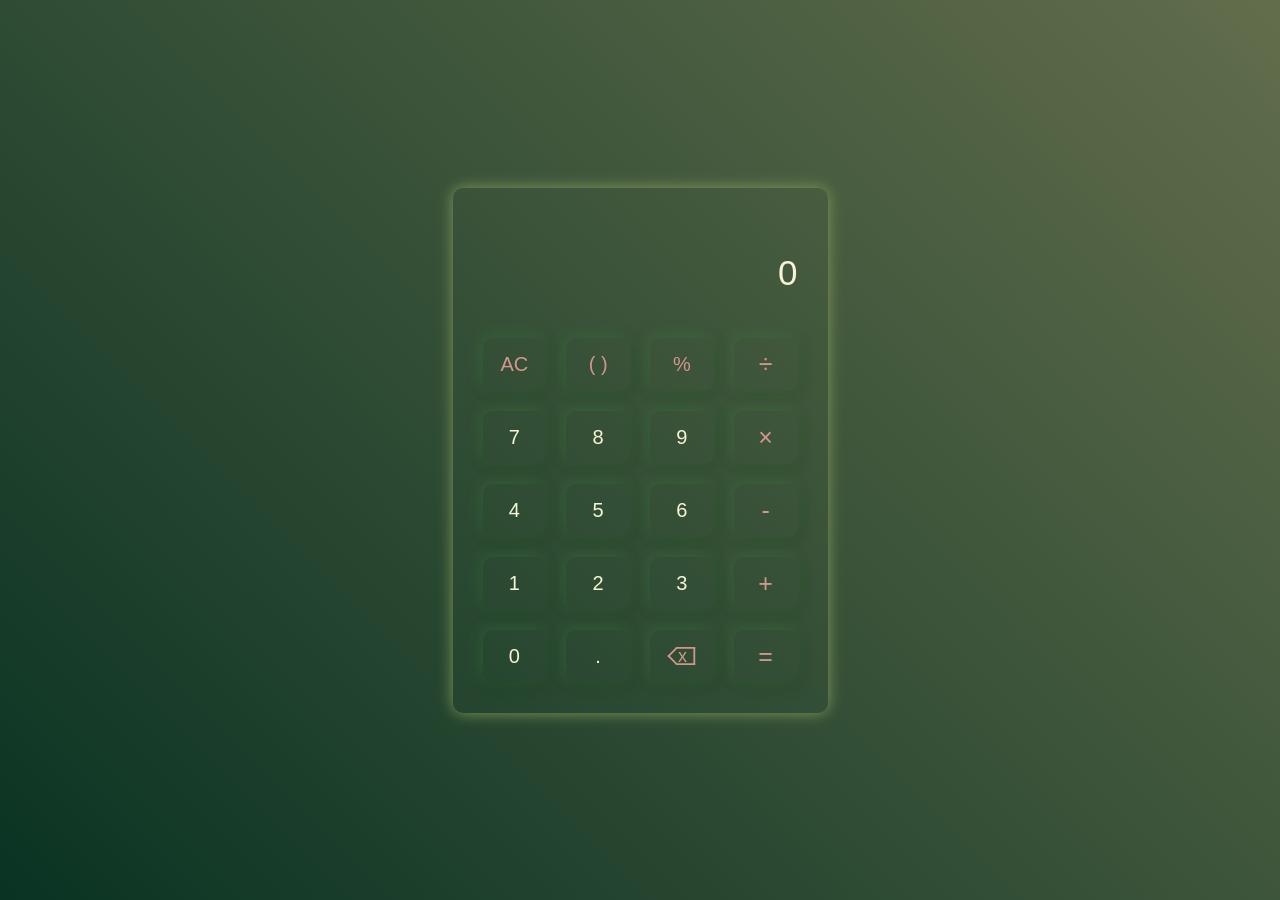
<file: index.html>
<!DOCTYPE html>
<html lang="pt-br">

<head>
    <meta charset="UTF-8">
    <meta name="viewport" content="width=device-width, initial-scale=1.0">
    <title>Calculadora</title>
    <link rel="stylesheet" href="style.css">

    <link rel="preconnect" href="https://fonts.googleapis.com">
<link rel="preconnect" href="https://fonts.gstatic.com" crossorigin>
<link href="https://fonts.googleapis.com/css2?family=Bricolage+Grotesque:opsz,wght@12..96,200..800&family=Caacupe+One&family=Inter:ital,opsz,wght@0,14..32,100..900;1,14..32,100..900&family=Quicksand:wght@300..700&family=Roboto:ital,wght@0,100..900;1,100..900&family=Spicy+Rice&family=Unkempt:wght@400;700&display=swap" rel="stylesheet">
</head>

<body>
    <div class="calculadora">
            <div class="display">
                <input type="text" class="display-input" placeholder="0">
                <input type="text" class="display-result">
            </div>
            <div class="buttons">
                <button class="operator">AC</button>
                <button class="operator">( )</button>
                <button class="operator">%</button>
                <button class="operator"><span>÷</span></button>
                <button>7</button>
                <button>8</button>
                <button>9</button>
                <button class="operator"><span>×</span></button>
                <button>4</button>
                <button>5</button>
                <button>6</button>
                <button class="operator"><span>-</span></button>
                <button>1</button>
                <button>2</button>
                <button>3</button>
                <button class="operator"><span>+</span></button>
                <button>0</button>
                <button>.</button>
                <button class="operator backspace"><span></span></button>
                <button class="operator"><span>=</span></button>

            </div>
    </div>


    <script src="script.js"></script>
</body>
</html>
</file>
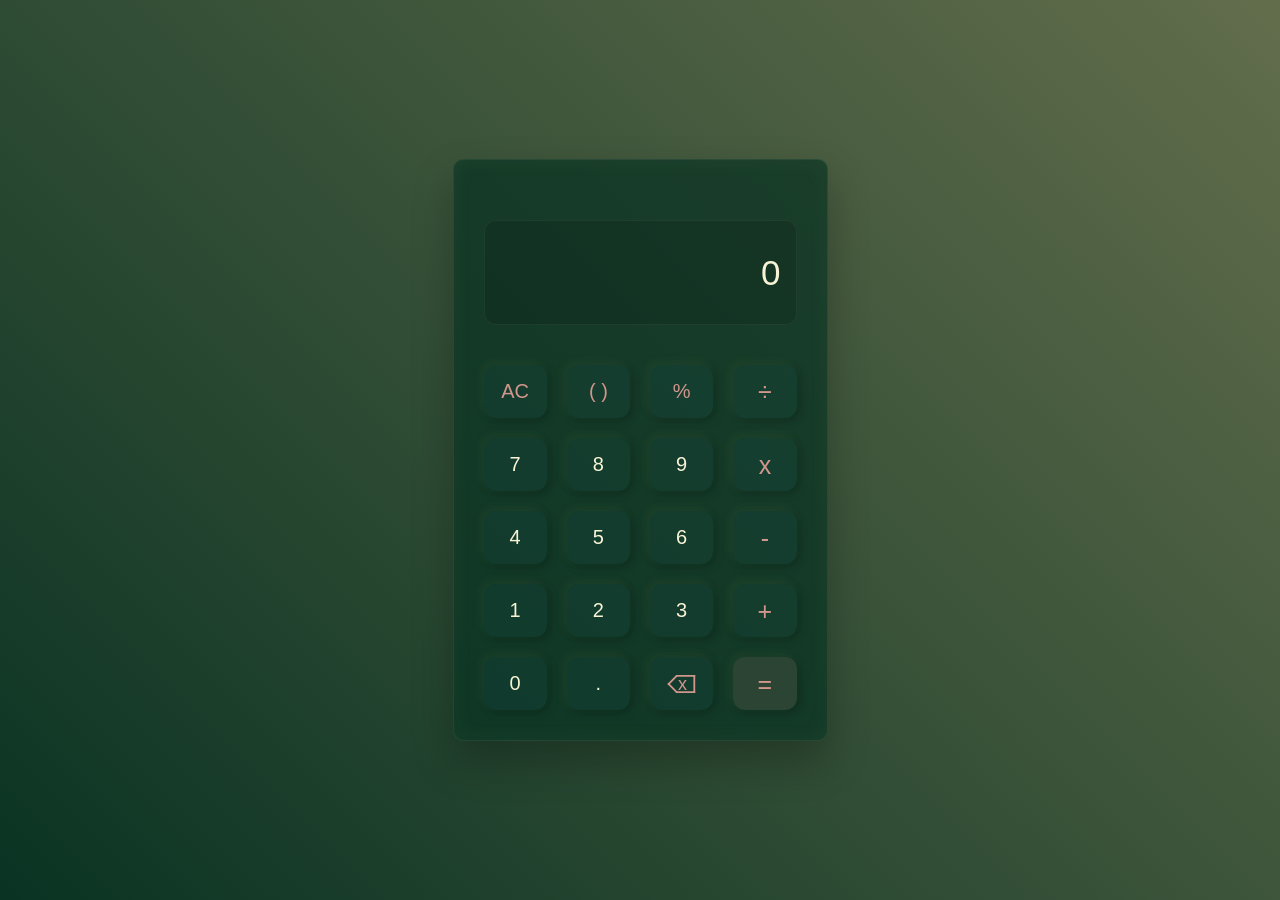
<file: calculadora/index.html>
<!DOCTYPE html>
<html lang="pt-br">

<head>
    <meta charset="UTF-8">
    <meta name="viewport" content="width=device-width, initial-scale=1.0">
    <title>Calculadora</title>
    <link rel="stylesheet" href="style.css">

    <link rel="preconnect" href="https://fonts.googleapis.com">
<link rel="preconnect" href="https://fonts.gstatic.com" crossorigin>
<link href="https://fonts.googleapis.com/css2?family=Bricolage+Grotesque:opsz,wght@12..96,200..800&family=Caacupe+One&family=Inter:ital,opsz,wght@0,14..32,100..900;1,14..32,100..900&family=Quicksand:wght@300..700&family=Roboto:ital,wght@0,100..900;1,100..900&family=Spicy+Rice&family=Unkempt:wght@400;700&display=swap" rel="stylesheet">
</head>

<body>
    <div class="calculadora">
            <div class="display">
                <input type="text" class="display-input" placeholder="0">
                <input type="text" class="display-result">
            </div>
            <div class="buttons">
                <button class="operator">AC</button>
                <button class="operator">( )</button>
                <button class="operator">%</button>
                <button class="operator"><span>÷</span></button>
                <button>7</button>
                <button>8</button>
                <button>9</button>
                <button class="operator"><span>x</span></button>
                <button>4</button>
                <button>5</button>
                <button>6</button>
                <button class="operator"><span>-</span></button>
                <button>1</button>
                <button>2</button>
                <button>3</button>
                <button class="operator"><span>+</span></button>
                <button>0</button>
                <button>.</button>
                <button class="operator backspace"><span></span></button>
                <button class="operator"><span>=</span></button>

            </div>
    </div>


    <script src="script.js"></script>
</body>
</html>
</file>
<file: style.css>
/* paleta de cores 
dark green: #0A3323
moss green: #839958
beige: #F7F4D5
rosy brwn: #D3968C
midnight green: #105666*/


* {
    margin: 0;
    padding: 0;
    box-sizing: border-box;
    font-family: "Caacupe One", sans-serif;
}

body {
    display: flex;
    justify-content: center;
    align-items: center;
    min-height: 100vh;
    background: linear-gradient(45deg, #0A3323, #3d4b21ce);
}

.calculadora {
    width: 375px;
    padding: 30px;
    border-radius: 10px;
    box-shadow: 0 0 15px #839958;
}

.display {
    position: relative;
    margin: 30px 0 40px;
}

.display input {
    width: 100%;
    height: 50px;
    background: transparent; 
    border: none;
    font-size: 35px;
    color: #F7F4D5;
    text-align: right;
    pointer-events: none;
}

.display .display-input::placeholder {
    color: #F7F4D5;
}

.display.active .display-input {
    font-size: 20px;
    color: #F7F4D5;
    transform: translateY(-65%);
    transition: .5s;
}

.display .display-result {
    position: absolute;
    left: 0;
    font-size: 30px;
    color: #D3968C;
    transform: translateY(65%);

}

.display.active .display-result {
    font-size: 45px;
    transform: translateY(0);
    transition: .5s;
}

.buttons {
    display: grid;
    grid-template-columns: repeat(4, 1fr);
    gap: 20px;
}

.buttons button {
    padding: 15px;
    background: transparent;
    border-radius: 10px;
    border: none;
    font-size: 20px;
    color: #F7F4D5;
    cursor: pointer;
    box-shadow: -3px -3px 15px rgba(87, 183, 87, 0.179), 3px 3px 15px rgba(10, 50, 2, 0.179);
} 

.buttons .operator {
    position: relative;
    color: #D3968C;
}

.buttons .operator span {
    position: absolute;
    left: 50%;
    top: 50%;
    transform: translate(-50%, -50%);
    font-size: 25px;
}

.buttons .operator.backspace span {
    display: flex;
    align-items: center;
    width: 22px;
    height: 20px;
    border: 2px solid #D3968C;
    border-left-color: transparent;
    transform: translate(-35%, -50%) scale(.9);
}

.buttons .operator.backspace span::before {
    content: '';
    position: absolute;
    left: -8px;
    width: 12px;
    height: 12px;
    border-left: 2px solid #D3968C;
    border-bottom: 2px solid #D3968C;
    transform: rotate(45deg);

}

.buttons .operator.backspace span::after {
content: 'x';
padding-left: 1px;
font-size: 20px;
line-height: 1;
}
</file>
<file: calculadora/style.css>
/* paleta de cores 
dark green: #0A3323
moss green: #839958
beige: #F7F4D5
rosy brwn: #D3968C
midnight green: #105666*/


* {
    margin: 0;
    padding: 0;
    box-sizing: border-box;
    font-family: "Caacupe One", sans-serif;
}

body {
    display: flex;
    justify-content: center;
    align-items: center;
    min-height: 100vh;
    background: linear-gradient(45deg, #0A3323, #3d4b21ce);
}

.calculadora {
    width: 375px;
    padding: 30px;
    border-radius: 10px;
    background: rgba(10, 51, 35, 0.75);
    box-shadow:
        0 20px 40px rgba(0, 0, 0, 0.25),
        inset 0 0 20px rgba(131, 153, 88, 0.08);
    border: 1px solid rgba(247, 244, 213, 0.08);

}

.display {
    position: relative;
    margin: 30px 0 40px;
    height: 105px;
    padding: 15px;

    background: rgba(0, 0, 0, 0.12);
    border-radius: 12px;
    border: 1px solid rgba(247, 244, 213, 0.05);

    overflow: hidden;
}

.display input {
    position: absolute;
    right: 15px;
    width: calc(100% - 30px);
    background: transparent;
    border: none;

    color: #F7F4D5;
    text-align: right;
    pointer-events: none;
}

.display .display-input {
    top: 50%;
    height: 50px;

    font-size: 35px;
    transform: translateY(-50%);
}

.display .display-input::placeholder {
    color: #F7F4D5;
}

.display .display-result {
    right: 15px;
    bottom: 10px;

    width: calc(100% - 30px);
    height: 50px;

    font-size: 30px;
    color: #D3968C;
}

.display.active .display-input {
    top: 10px;
    height: 30px;
    font-size: 29px;
    color: #F7F4D5;
    transform: none;
    transition: .3s;
}

.display.active .display-result {
    bottom: 5px;
    font-size: 45px;
    transform: none;
    transition: .3s;
}

.buttons {
    display: grid;
    grid-template-columns: repeat(4, 1fr);
    gap: 20px;
}

.buttons button {
    padding: 15px;
    background: rgba(16, 86, 102, 0.12);
    border-radius: 12px;
    border: none;
    font-size: 20px;
    color: #F7F4D5;
    cursor: pointer;
    box-shadow:
        -3px -3px 10px rgba(131, 153, 88, 0.10),
        3px 3px 10px rgba(0, 0, 0, 0.20);

    transition:
        transform 0.1s ease,
        box-shadow 0.1s ease,
        background 0.1s ease;
}

.buttons button:hover {
    background: rgba(16, 86, 102, 0.22);

}

.buttons button:active {
    transform: scale(0.94);
    box-shadow:
        inset 3px 3px 8px rgba(0, 0, 0, 0.20),
        inset -2px -2px 6px rgba(131, 153, 88, 0.08);
}

.buttons .operator {
    position: relative;
    color: #D3968C;
}

.buttons .operator:hover {
    background: rgba(211, 150, 140, 0.16);
}

.buttons .operator span {
    position: absolute;
    left: 50%;
    top: 50%;
    transform: translate(-50%, -50%);
    font-size: 25px;
}

.buttons .operator.backspace span {
    display: flex;
    align-items: center;
    width: 22px;
    height: 20px;
    border: 2px solid #D3968C;
    border-left-color: transparent;
    transform: translate(-35%, -50%) scale(.9);
}

.buttons .operator.backspace span::before {
    content: '';
    position: absolute;
    left: -8px;
    width: 12px;
    height: 12px;
    border-left: 2px solid #D3968C;
    border-bottom: 2px solid #D3968C;
    transform: rotate(45deg);

}

.buttons .operator.backspace span::after {
content: 'x';
padding-left: 1px;
font-size: 20px;
line-height: 1;
}


.buttons button:last-child {
    background: rgba(211, 150, 140, 0.12);
    color: #D3968C;
}

.buttons button:last-child:hover {
    background: rgba(211, 150, 140, 0.22);
}
</file>
